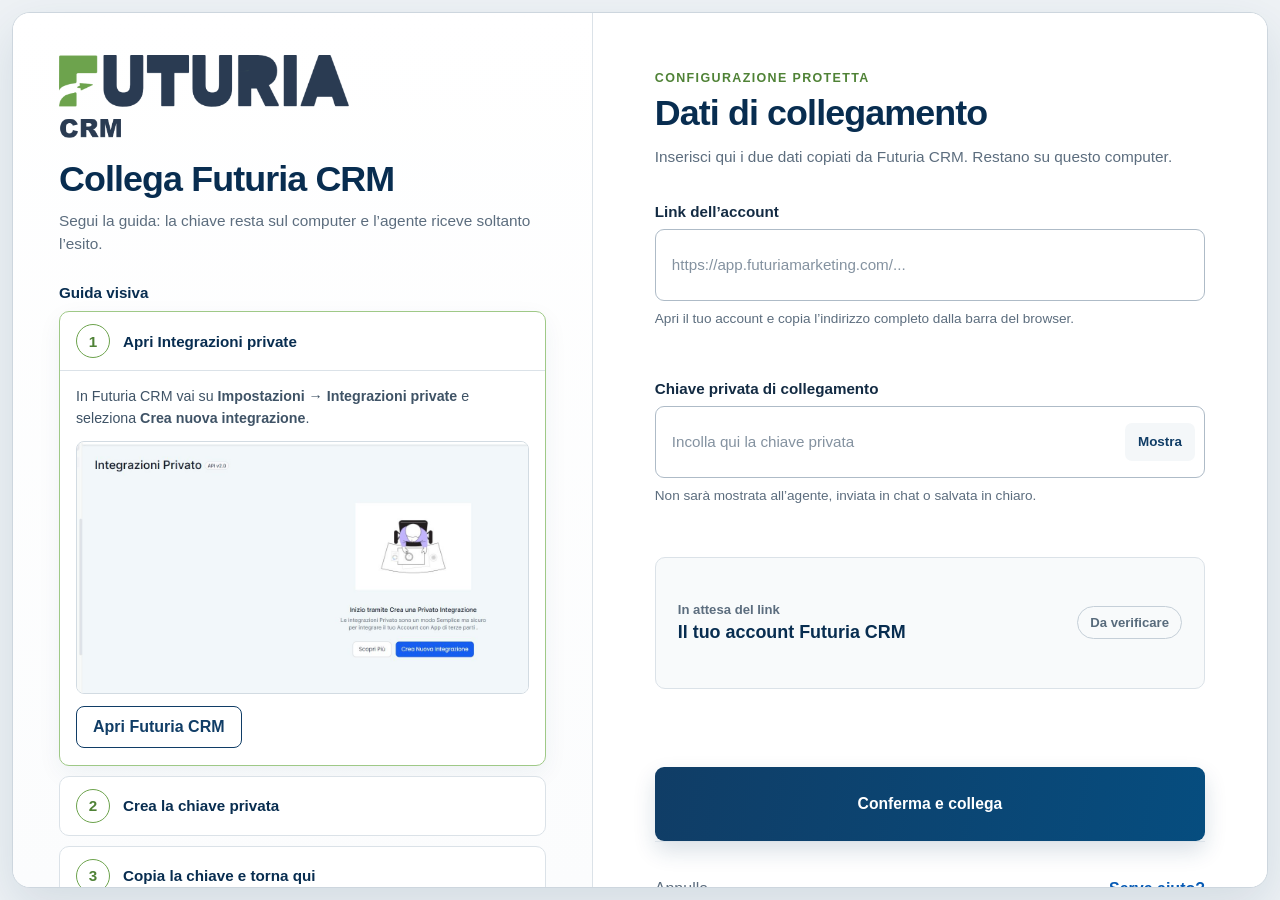
<file: skills/futuria-crm/scripts/credential-wizard/index.html>
<!doctype html>
<html lang="it">
  <head>
    <meta charset="utf-8">
    <meta name="viewport" content="width=device-width, initial-scale=1">
    <meta name="color-scheme" content="light">
    <meta name="csrf-token" content="__CSRF_TOKEN__">
    <meta name="preview-mode" content="__PREVIEW_MODE__">
    <title>Collega Futuria CRM</title>
    <link rel="stylesheet" href="styles.css">
    <script src="app.js" defer></script>
  </head>
  <body>
    <main class="app-shell">
      <section class="guide-panel" aria-labelledby="guide-title">
        <header class="brand-header">
          <img class="brand-logo" src="assets/futuria-crm-logo.png" alt="Futuria CRM">
          <h1 id="guide-title">Collega Futuria CRM</h1>
          <p>Segui la guida: la chiave resta sul computer e l’agente riceve soltanto l’esito.</p>
        </header>

        <div class="preview-banner" id="preview-banner" hidden>
          Anteprima sicura: nessuna credenziale verrà salvata.
        </div>

        <h2 class="section-label">Guida visiva</h2>
        <div class="accordion" id="guide-accordion">
          <details open>
            <summary><span class="step-number">1</span><span>Apri Integrazioni private</span></summary>
            <div class="step-content">
              <p>In Futuria CRM vai su <strong>Impostazioni → Integrazioni private</strong> e seleziona <strong>Crea nuova integrazione</strong>.</p>
              <img src="assets/step-1-private-integrations.png" alt="Schermata Integrazioni private con il pulsante Crea nuova integrazione">
              <a class="secondary-action" href="https://app.futuriamarketing.com/" target="_blank" rel="noreferrer">Apri Futuria CRM</a>
            </div>
          </details>

          <details>
            <summary><span class="step-number">2</span><span>Crea la chiave privata</span></summary>
            <div class="step-content">
              <p>Assegna un nome riconoscibile, per esempio <strong>Agente AI Futuria</strong>. Poi apri <strong>Ambiti</strong> e seleziona <strong>tutti gli ambiti disponibili</strong>: così l’agente potrà usare tutte le funzioni supportate. Gli ambiti lasciati disattivati limiteranno le azioni nelle rispettive aree.</p>
              <img src="assets/step-2-integration-details.png" alt="Schermata di creazione di una nuova integrazione privata con la scheda Ambiti">
            </div>
          </details>

          <details>
            <summary><span class="step-number">3</span><span>Copia la chiave e torna qui</span></summary>
            <div class="step-content">
              <p>Completa la creazione, copia la chiave mostrata da Futuria CRM e incollala nel campo protetto a destra. Non inserirla mai nella chat.</p>
              <img src="assets/step-3-paste-here.png" alt="Campi del configuratore in cui incollare il link dell’account e la chiave privata">
            </div>
          </details>
        </div>
      </section>

      <section class="form-panel" aria-labelledby="form-title">
        <div class="form-wrap">
          <header>
            <p class="eyebrow">Configurazione protetta</p>
            <h2 id="form-title">Dati di collegamento</h2>
            <p class="form-intro">Inserisci qui i due dati copiati da Futuria CRM. Restano su questo computer.</p>
          </header>

          <form id="credential-form" novalidate>
            <div class="field-group">
              <label for="account-link">Link dell’account</label>
              <input
                id="account-link"
                name="account-link"
                type="url"
                inputmode="url"
                autocomplete="off"
                spellcheck="false"
                placeholder="https://app.futuriamarketing.com/..."
                aria-describedby="account-help account-error"
              >
              <p class="field-help" id="account-help">Apri il tuo account e copia l’indirizzo completo dalla barra del browser.</p>
              <p class="field-error" id="account-error" role="alert"></p>
            </div>

            <div class="field-group">
              <label for="private-key">Chiave privata di collegamento</label>
              <div class="password-field">
                <input
                  id="private-key"
                  name="private-key"
                  type="password"
                  autocomplete="new-password"
                  autocapitalize="none"
                  spellcheck="false"
                  placeholder="Incolla qui la chiave privata"
                  aria-describedby="key-help key-error"
                >
                <button class="visibility-toggle" id="visibility-toggle" type="button" aria-controls="private-key">Mostra</button>
              </div>
              <p class="field-help" id="key-help">Non sarà mostrata all’agente, inviata in chat o salvata in chiaro.</p>
              <p class="field-error" id="key-error" role="alert"></p>
            </div>

            <div class="account-card" id="account-card" aria-live="polite">
              <div>
                <span id="account-kicker">In attesa del link</span>
                <strong id="account-name">Il tuo account Futuria CRM</strong>
              </div>
              <span class="status-pill" id="status-pill">Da verificare</span>
            </div>

            <p class="form-error" id="form-error" role="alert"></p>

            <button class="primary-action" id="submit-button" type="submit">
              <span id="submit-label">Conferma e collega</span>
            </button>
          </form>

          <div class="success-state" id="success-state" hidden tabindex="-1">
            <p class="success-kicker">Collegamento completato</p>
            <h3 id="success-account">Account Futuria CRM</h3>
            <p>La credenziale è protetta dal sistema operativo. Puoi chiudere questa pagina e tornare al tuo agente.</p>
            <button class="primary-action" id="close-button" type="button">Chiudi il configuratore</button>
          </div>

          <footer class="form-footer">
            <button class="text-button" id="cancel-button" type="button">Annulla</button>
            <a href="https://futuriamarketing.com/" target="_blank" rel="noreferrer">Serve aiuto?</a>
          </footer>
        </div>
      </section>
    </main>
  </body>
</html>
</file>
<file: skills/futuria-crm/scripts/credential-wizard/styles.css>
:root {
  color-scheme: light;
  --navy: #103d66;
  --navy-deep: #082d50;
  --green: #6da34d;
  --green-dark: #4f8236;
  --green-soft: #f2f8ee;
  --ink: #17324d;
  --muted: #5c6d7e;
  --line: #dbe2e8;
  --surface: #ffffff;
  --canvas: #eef2f5;
  --danger: #a83232;
  --shadow: 0 18px 50px rgba(16, 61, 102, 0.12);
  font-family: Inter, ui-sans-serif, -apple-system, BlinkMacSystemFont, "Segoe UI", sans-serif;
}

* {
  box-sizing: border-box;
}

html,
body {
  min-width: 320px;
  min-height: 100%;
  margin: 0;
}

body {
  background: var(--canvas);
  color: var(--ink);
}

button,
input {
  font: inherit;
}

button,
a,
summary {
  -webkit-tap-highlight-color: transparent;
}

.app-shell {
  display: grid;
  grid-template-columns: minmax(420px, 0.86fr) minmax(460px, 1fr);
  width: min(1512px, calc(100vw - 24px));
  height: calc(100vh - 24px);
  min-height: 700px;
  margin: 12px auto;
  overflow: hidden;
  background: var(--surface);
  border: 1px solid #cdd6de;
  border-radius: 18px;
  box-shadow: var(--shadow);
}

.guide-panel,
.form-panel {
  min-width: 0;
  overflow-y: auto;
}

.guide-panel {
  padding: 42px 46px 48px;
  border-right: 1px solid var(--line);
  background: linear-gradient(180deg, #fff 0%, #fbfcfd 100%);
}

.form-panel {
  display: flex;
  padding: 58px 62px 42px;
  background: #fff;
}

.form-wrap {
  display: flex;
  flex: 1;
  flex-direction: column;
  width: 100%;
  max-width: 680px;
  margin: 0 auto;
}

.brand-logo {
  display: block;
  width: min(290px, 72%);
  height: auto;
  margin-bottom: 22px;
}

h1,
h2,
h3,
p {
  margin-top: 0;
}

h1,
h2,
h3 {
  color: var(--navy-deep);
  letter-spacing: -0.025em;
}

h1 {
  margin-bottom: 10px;
  font-size: clamp(1.8rem, 2.8vw, 2.35rem);
  line-height: 1.08;
}

.brand-header p,
.form-intro {
  color: var(--muted);
  font-size: 0.96rem;
  line-height: 1.55;
}

.brand-header p {
  max-width: 520px;
  margin-bottom: 28px;
}

.preview-banner {
  margin: 0 0 24px;
  padding: 12px 14px;
  color: var(--green-dark);
  background: var(--green-soft);
  border: 1px solid #b9d9a7;
  border-radius: 8px;
  font-weight: 650;
}

.section-label {
  margin: 0 0 10px;
  font-size: 0.95rem;
  letter-spacing: 0;
}

.accordion {
  display: grid;
  gap: 10px;
}

.accordion details {
  overflow: hidden;
  background: #fff;
  border: 1px solid var(--line);
  border-radius: 10px;
  transition: border-color 160ms ease, box-shadow 160ms ease;
}

.accordion details[open] {
  border-color: #9fc987;
  box-shadow: 0 8px 24px rgba(16, 61, 102, 0.06);
}

.accordion summary {
  display: flex;
  align-items: center;
  gap: 13px;
  min-height: 58px;
  padding: 11px 16px;
  color: var(--navy-deep);
  cursor: pointer;
  font-size: 0.95rem;
  font-weight: 700;
  list-style: none;
}

.accordion summary::-webkit-details-marker {
  display: none;
}

.accordion summary:focus-visible,
.primary-action:focus-visible,
.secondary-action:focus-visible,
.visibility-toggle:focus-visible,
.text-button:focus-visible,
input:focus-visible,
a:focus-visible {
  outline: 3px solid rgba(109, 163, 77, 0.35);
  outline-offset: 2px;
}

.step-number {
  display: grid;
  flex: 0 0 34px;
  width: 34px;
  height: 34px;
  place-items: center;
  color: var(--green-dark);
  border: 1.5px solid var(--green);
  border-radius: 50%;
  font-size: 0.95rem;
  font-weight: 750;
}

.step-content {
  padding: 0 16px 17px;
  border-top: 1px solid var(--line);
}

.step-content p {
  margin: 14px 0 12px;
  color: #3f5366;
  font-size: 0.89rem;
  line-height: 1.55;
}

.step-content img {
  display: block;
  width: 100%;
  height: auto;
  margin-bottom: 12px;
  border: 1px solid #d2dbe2;
  border-radius: 8px;
}

.secondary-action {
  display: inline-flex;
  min-height: 42px;
  align-items: center;
  justify-content: center;
  padding: 9px 16px;
  color: var(--navy);
  border: 1px solid var(--navy);
  border-radius: 8px;
  font-weight: 700;
  text-decoration: none;
}

.secondary-action:hover {
  background: #f3f7fa;
}

.eyebrow {
  margin-bottom: 9px;
  color: var(--green-dark);
  font-size: 0.78rem;
  font-weight: 750;
  letter-spacing: 0.11em;
  text-transform: uppercase;
}

.form-panel h2 {
  margin-bottom: 12px;
  font-size: clamp(1.8rem, 2.8vw, 2.4rem);
  line-height: 1.08;
}

.form-intro {
  max-width: 590px;
  margin-bottom: 34px;
}

#credential-form {
  display: grid;
  gap: 27px;
}

.field-group label {
  display: block;
  margin-bottom: 9px;
  color: #132b43;
  font-size: 0.95rem;
  font-weight: 680;
}

.field-group input {
  width: 100%;
  min-height: 72px;
  padding: 14px 16px;
  color: #142c44;
  background: #fff;
  border: 1px solid #aebbc7;
  border-radius: 9px;
  font-size: 0.95rem;
  transition: border-color 150ms ease, box-shadow 150ms ease;
}

.field-group input::placeholder {
  color: #8492a0;
}

.field-group input:focus {
  border-color: var(--navy);
  box-shadow: 0 0 0 4px rgba(16, 61, 102, 0.09);
}

.password-field {
  position: relative;
}

.password-field input {
  padding-right: 92px;
}

.visibility-toggle {
  position: absolute;
  top: 50%;
  right: 10px;
  min-width: 70px;
  min-height: 38px;
  padding: 6px 10px;
  color: var(--navy);
  background: #f4f7f9;
  border: 0;
  border-radius: 7px;
  cursor: pointer;
  font-size: 0.84rem;
  font-weight: 700;
  transform: translateY(-50%);
}

.field-help,
.field-error,
.form-error {
  margin: 8px 0 0;
  font-size: 0.85rem;
  line-height: 1.45;
}

.field-help {
  color: var(--muted);
}

.field-error,
.form-error {
  min-height: 1.2em;
  color: var(--danger);
  font-weight: 620;
}

.field-group.has-error input {
  border-color: var(--danger);
}

.account-card {
  display: flex;
  min-height: 132px;
  align-items: center;
  justify-content: space-between;
  gap: 18px;
  padding: 20px 22px;
  background: #f8fafb;
  border: 1px solid var(--line);
  border-radius: 10px;
}

.account-card.is-ready,
.account-card.is-success {
  background: var(--green-soft);
  border-color: #a9ce91;
}

.account-card span:first-child {
  display: block;
  margin-bottom: 5px;
  color: var(--muted);
  font-size: 0.82rem;
  font-weight: 680;
}

.account-card.is-ready span:first-child,
.account-card.is-success span:first-child {
  color: var(--green-dark);
}

.account-card strong {
  display: block;
  color: var(--navy-deep);
  font-size: 1.12rem;
}

.status-pill {
  flex: 0 0 auto;
  padding: 8px 12px;
  color: #586b7c;
  border: 1px solid #c5cfd8;
  border-radius: 999px;
  font-size: 0.82rem;
  font-weight: 750;
}

.is-ready .status-pill,
.is-success .status-pill {
  color: var(--green-dark);
  border-color: #9fc987;
}

.primary-action {
  width: 100%;
  min-height: 74px;
  padding: 15px 22px;
  color: #fff;
  background: linear-gradient(100deg, var(--navy) 0%, #064d7f 100%);
  border: 0;
  border-radius: 9px;
  cursor: pointer;
  font-size: 0.98rem;
  font-weight: 760;
  box-shadow: 0 10px 22px rgba(16, 61, 102, 0.16);
}

.primary-action:hover:not(:disabled) {
  background: linear-gradient(100deg, #0a3458 0%, #03436f 100%);
}

.primary-action:disabled {
  cursor: wait;
  opacity: 0.72;
}

.success-state {
  margin-top: 18px;
  padding: 32px;
  background: var(--green-soft);
  border: 1px solid #a9ce91;
  border-radius: 12px;
  outline: 3px solid rgba(109, 163, 77, 0.22);
  outline-offset: 2px;
}

.success-kicker {
  margin-bottom: 7px;
  color: var(--green-dark);
  font-size: 0.82rem;
  font-weight: 750;
  letter-spacing: 0.08em;
  text-transform: uppercase;
}

.success-state h3 {
  margin-bottom: 10px;
  font-size: 1.45rem;
}

.success-state > p:not(.success-kicker) {
  margin-bottom: 24px;
  color: #40566a;
  line-height: 1.55;
}

.form-footer {
  display: flex;
  align-items: center;
  justify-content: space-between;
  margin-top: auto;
  padding-top: 30px;
  color: var(--muted);
  border-top: 1px solid var(--line);
}

.form-footer a {
  color: #075bb5;
  font-weight: 620;
}

.text-button {
  padding: 8px 0;
  color: var(--muted);
  background: transparent;
  border: 0;
  cursor: pointer;
}

[hidden] {
  display: none !important;
}

@media (max-width: 980px) {
  .app-shell {
    display: block;
    width: min(760px, calc(100vw - 24px));
    height: auto;
    min-height: 0;
    margin: 12px auto;
    overflow: visible;
  }

  .guide-panel,
  .form-panel {
    overflow: visible;
  }

  .guide-panel {
    padding: 34px 28px;
    border-right: 0;
    border-bottom: 1px solid var(--line);
  }

  .form-panel {
    padding: 40px 28px 30px;
  }

  .form-footer {
    margin-top: 32px;
  }
}

@media (max-width: 520px) {
  .app-shell {
    width: 100%;
    margin: 0;
    border: 0;
    border-radius: 0;
  }

  .guide-panel,
  .form-panel {
    padding-right: 20px;
    padding-left: 20px;
  }

  .brand-logo {
    width: 220px;
  }

  .account-card {
    align-items: flex-start;
    flex-direction: column;
  }

  .form-footer {
    align-items: flex-start;
    flex-direction: column;
    gap: 12px;
  }
}

@media (prefers-reduced-motion: reduce) {
  *,
  *::before,
  *::after {
    scroll-behavior: auto !important;
    transition: none !important;
  }
}
</file>
